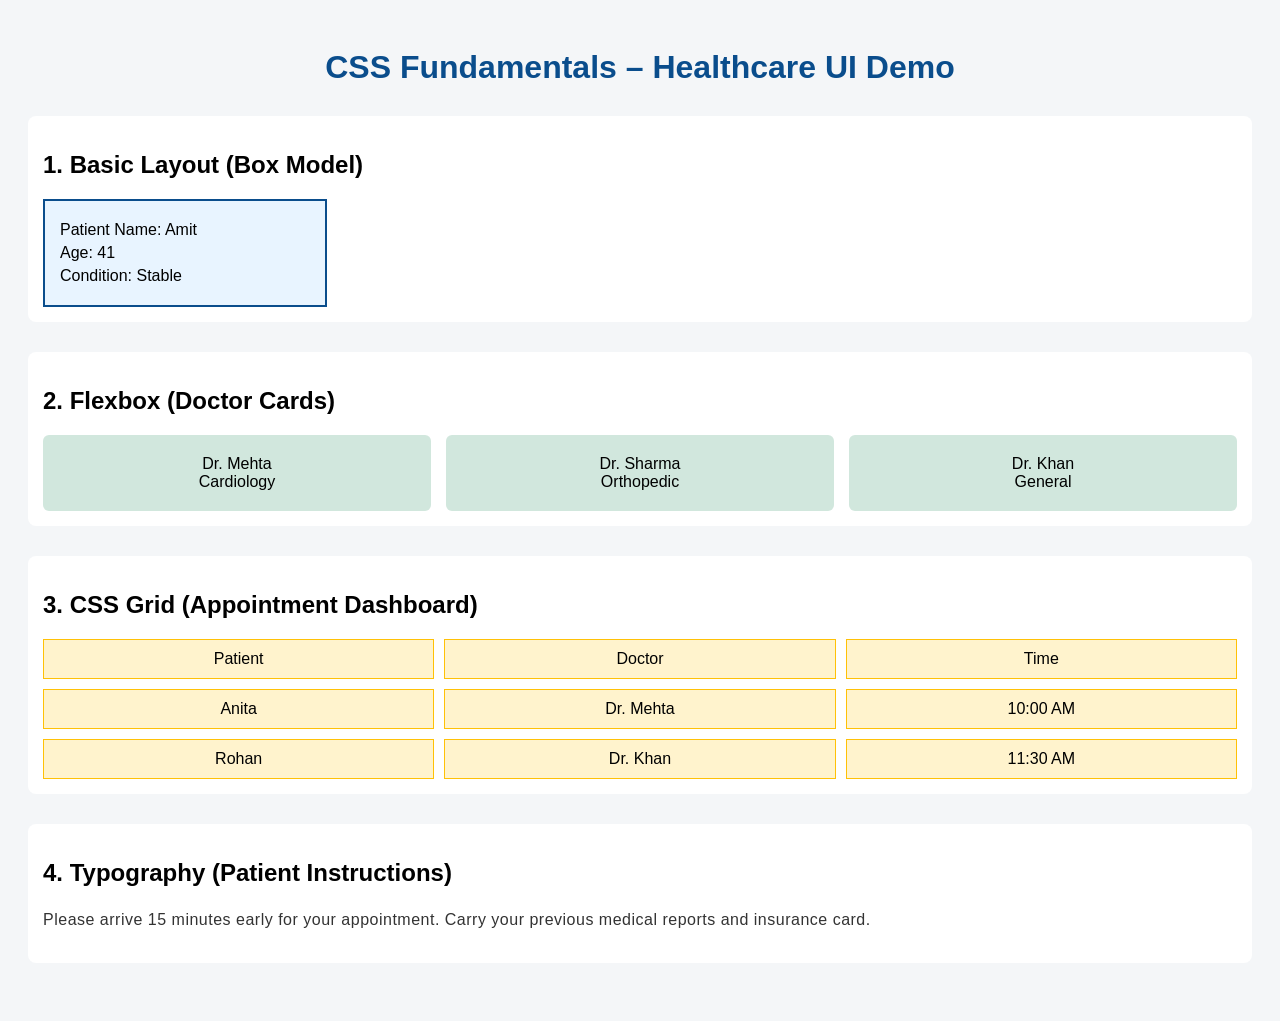
<file: Day07/Labs/RegistrationFoundation/RegistrationFoundation/wwwroot/index.html>
﻿<!DOCTYPE html>
<html lang="en">
<head>
    <meta charset="UTF-8">
    <title>CSS Fundamentals Demo - Healthcare</title>
    <link rel="stylesheet" href="styles.css">
</head>
<body>

    <h1 class="page-title">CSS Fundamentals – Healthcare UI Demo</h1>

    <!-- SECTION 1: BASIC LAYOUT -->
    <section class="box-layout">
        <h2>1. Basic Layout (Box Model)</h2>
        <div class="card">
            <p>Patient Name: Amit</p>
            <p>Age: 41</p>
            <p>Condition: Stable</p>
        </div>
    </section>

    <!-- SECTION 2: FLEXBOX -->
    <section class="flex-layout">
        <h2>2. Flexbox (Doctor Cards)</h2>
        <div class="flex-container">
            <div class="doctor-card">Dr. Mehta<br>Cardiology</div>
            <div class="doctor-card">Dr. Sharma<br>Orthopedic</div>
            <div class="doctor-card">Dr. Khan<br>General</div>
        </div>
    </section>

    <!-- SECTION 3: GRID -->
    <section class="grid-layout">
        <h2>3. CSS Grid (Appointment Dashboard)</h2>
        <div class="grid-container">
            <div class="grid-item">Patient</div>
            <div class="grid-item">Doctor</div>
            <div class="grid-item">Time</div>
            <div class="grid-item">Anita</div>
            <div class="grid-item">Dr. Mehta</div>
            <div class="grid-item">10:00 AM</div>
            <div class="grid-item">Rohan</div>
            <div class="grid-item">Dr. Khan</div>
            <div class="grid-item">11:30 AM</div>
        </div>
    </section>

    <!-- SECTION 4: TYPOGRAPHY -->
    <section class="typography">
        <h2>4. Typography (Patient Instructions)</h2>
        <p class="note">
            Please arrive 15 minutes early for your appointment.
            Carry your previous medical reports and insurance card.
        </p>
    </section>

</body>
</html>
</file>
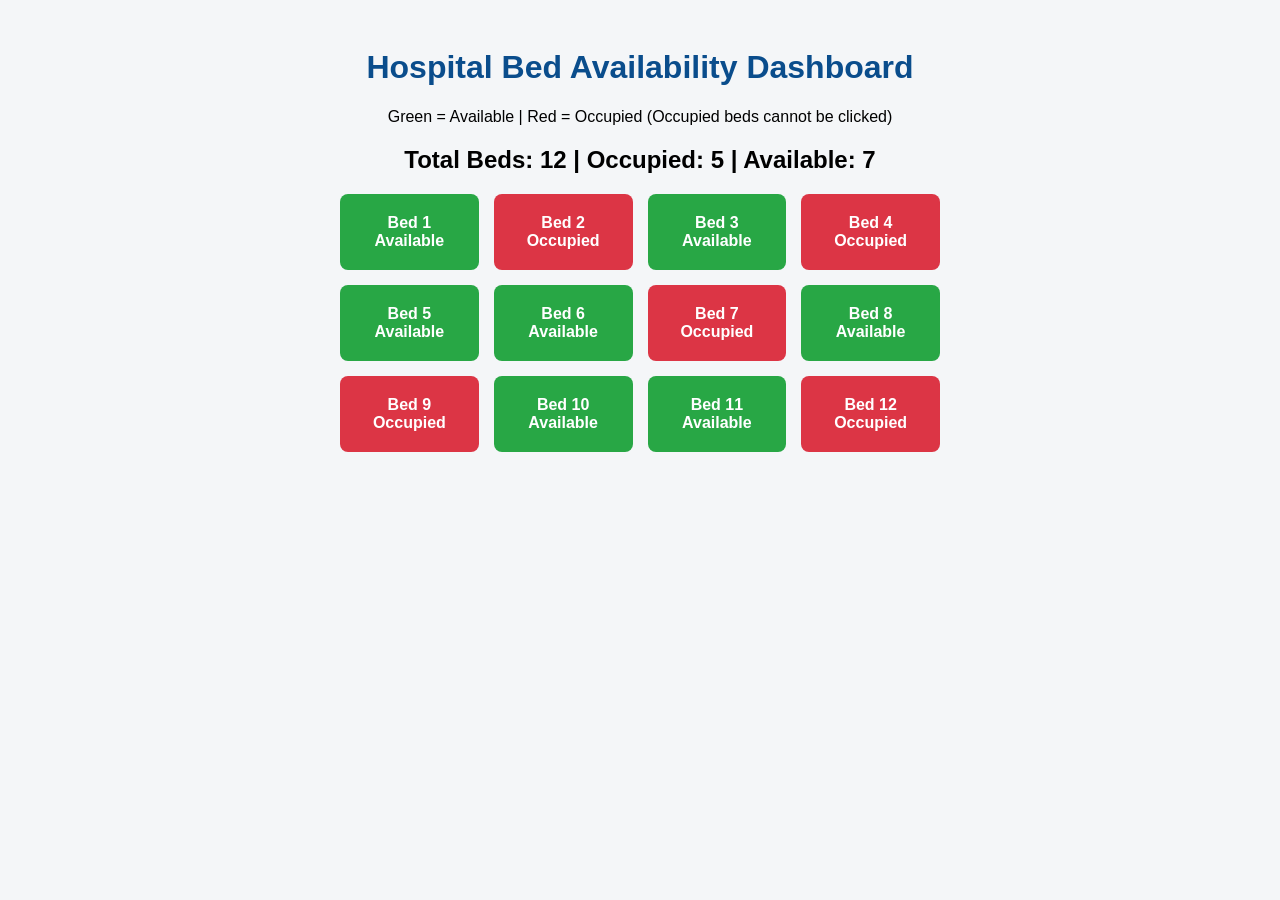
<file: Day07/Labs/RegistrationFoundation/RegistrationFoundation/wwwroot/bed-dashboard.html>
﻿<!DOCTYPE html>
<html lang="en">
<head>
    <meta charset="UTF-8">
    <meta name="viewport" content="width=device-width, initial-scale=1.0">
    <title>Hospital Bed Availability Dashboard</title>

    <!-- Link CSS -->
    <link rel="stylesheet" href="bed-dashboard.css">
</head>
<body>

    <!-- Page Title -->
    <h1>Hospital Bed Availability Dashboard</h1>

    <!-- Subtitle -->
    <p class="subtitle">
        Green = Available | Red = Occupied
        (Occupied beds cannot be clicked)
    </p>

    <!-- Bed Statistics -->
    <div class="stats-container">
        <h2 id="bedStats">
            Total Beds: 0 | Occupied: 0 | Available: 0
        </h2>
    </div>

    <!-- Bed Grid -->
    <div class="bed-container" id="bedContainer">
        <!-- Beds will be generated by JavaScript -->
    </div>

    <!-- JavaScript File -->
    <script src="bed-dashboard.js"></script>

</body>
</html>
</file>
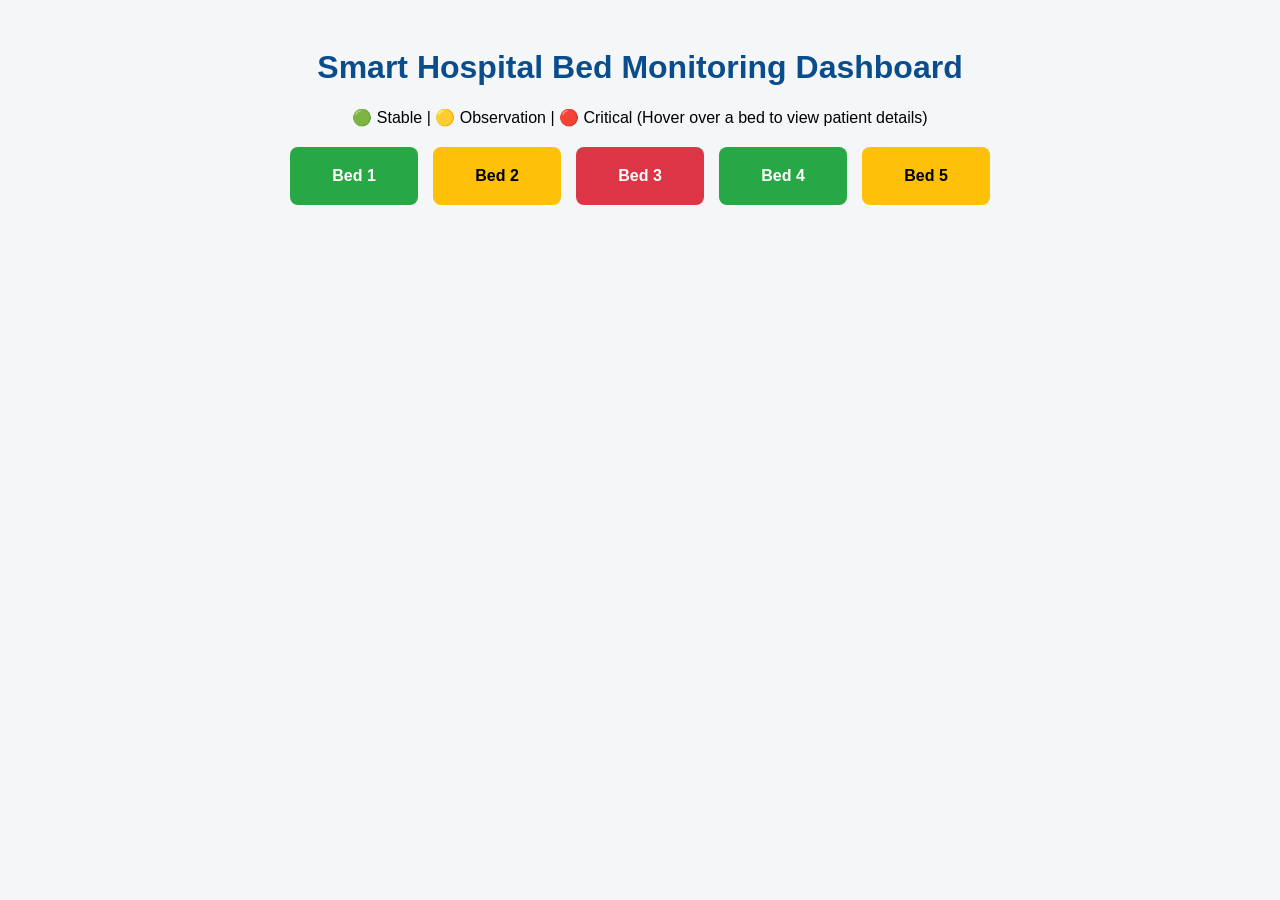
<file: Day07/Labs/RegistrationFoundation/RegistrationFoundation/wwwroot/bed-vitals.html>
﻿<!DOCTYPE html>
<html lang="en">
<head>
    <meta charset="UTF-8">
    <meta name="viewport" content="width=device-width, initial-scale=1.0">
    <title>Smart Hospital Bed Monitoring Dashboard</title>

    <!-- Link CSS -->
    <link rel="stylesheet" href="bed-vitals.css">
</head>
<body>

    <h1>Smart Hospital Bed Monitoring Dashboard</h1>

    <p class="subtitle">
        🟢 Stable | 🟡 Observation | 🔴 Critical
        (Hover over a bed to view patient details)
    </p>

    <!-- Bed grid -->
    <div class="bed-container" id="bedContainer">
        <!-- Beds generated by JavaScript -->
    </div>

    <!-- Link JavaScript -->
    <script src="bed-vitals.js"></script>

</body>
</html>
</file>
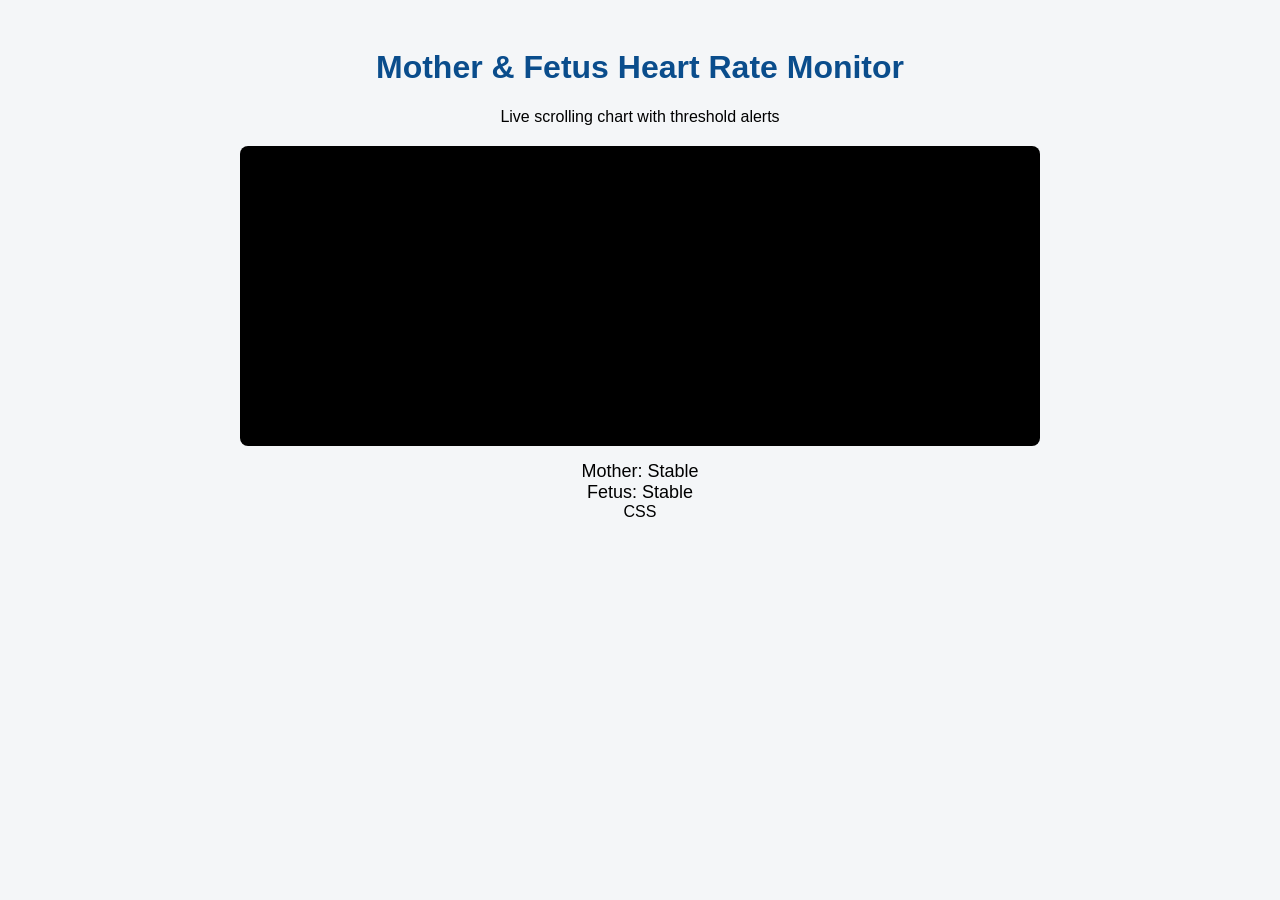
<file: Day07/Labs/RegistrationFoundation/RegistrationFoundation/wwwroot/fetal-chart.html>
﻿<!DOCTYPE html>
<html lang="en">
<head>
    <meta charset="UTF-8">
    <title>Mother & Fetus Heart Rate – Live Monitor</title>
    <link rel="stylesheet" href="fetal-chart.css">
</head>
<body>

    <h1>Mother & Fetus Heart Rate Monitor</h1>
    <p class="subtitle">
        Live scrolling chart with threshold alerts
    </p>

    <div class="dashboard">

        <!-- Chart -->
        <canvas id="heartChart" width="800" height="300"></canvas>

        <!-- Status Panel -->
        <div class="status-panel">
            <div id="motherStatus">Mother: Stable</div>
            <div id="fetusStatus">Fetus: Stable</div>
        </div>

    </div>

    <script src="fetal-chart.js"></script>
</body>
</html>



CSS
</file>
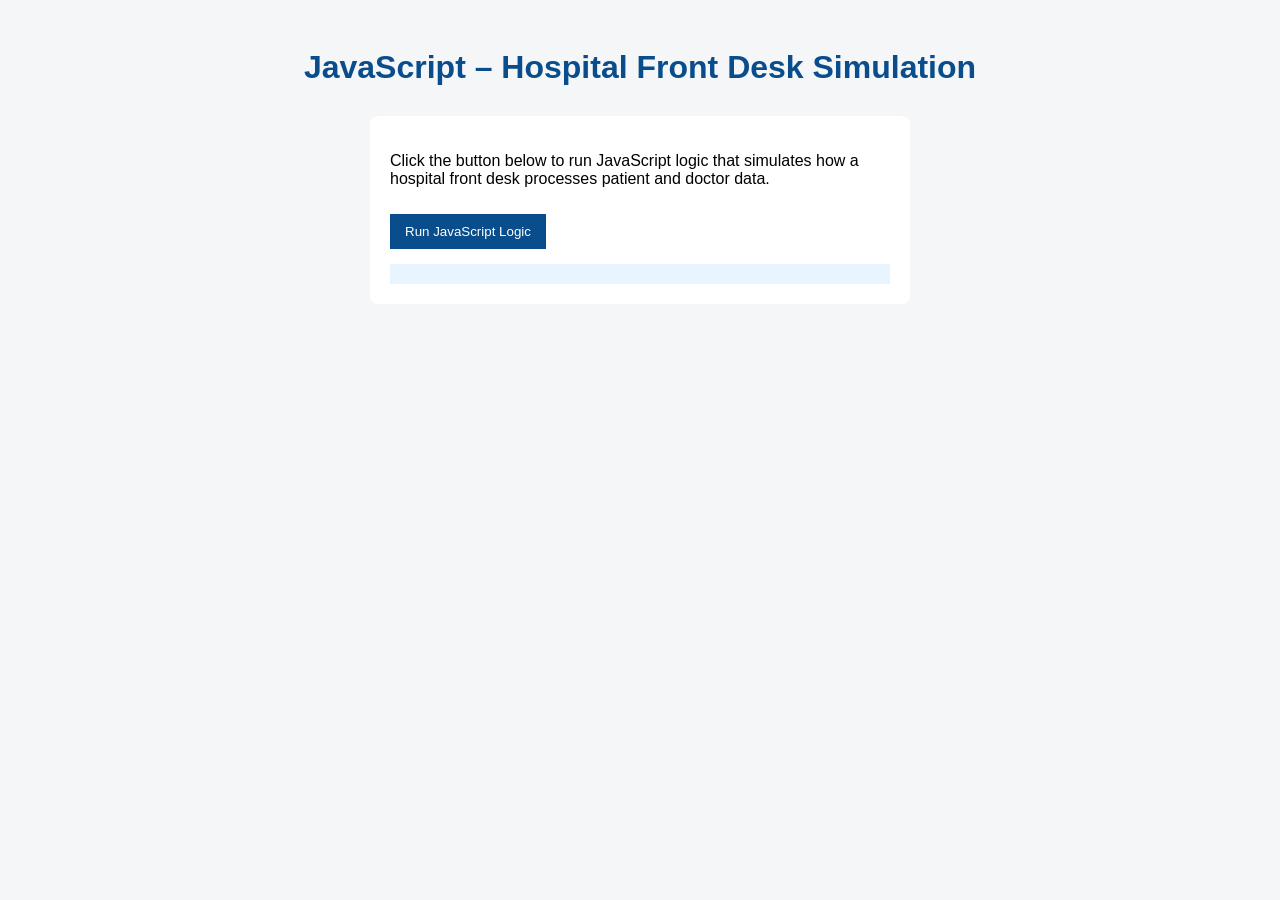
<file: Day07/Labs/RegistrationFoundation/RegistrationFoundation/wwwroot/js-essentials.html>
﻿<!DOCTYPE html>
<html lang="en">
<head>
    <meta charset="UTF-8">
    <title>JavaScript Essentials – Hospital Front Desk Simulation</title>

    <!-- Simple internal CSS for layout -->
    <style>
        body {
            font-family: Arial, sans-serif;
            background-color: #f4f6f8;
            padding: 20px;
        }

        h1 {
            color: #0a4d8c;
            text-align: center;
        }

        .card {
            background-color: white;
            padding: 20px;
            max-width: 500px;
            margin: 30px auto;
            border-radius: 8px;
        }

        button {
            padding: 10px 15px;
            background-color: #0a4d8c;
            color: white;
            border: none;
            cursor: pointer;
            margin-top: 10px;
        }

        #output {
            margin-top: 15px;
            background-color: #e8f4ff;
            padding: 10px;
        }
    </style>
</head>
<body>

    <h1>JavaScript – Hospital Front Desk Simulation</h1>

    <div class="card">
        <p>
            Click the button below to run JavaScript logic that simulates
            how a hospital front desk processes patient and doctor data.
        </p>

        <!-- Button triggers JavaScript function -->
        <button onclick="runDemo()">Run JavaScript Logic</button>

        <!-- Output will be generated dynamically -->
        <div id="output"></div>
    </div>

    <!-- Link external JavaScript file -->
    <script src="js-essentials.js"></script>

</body>
</html>
</file>
<file: Day07/Labs/RegistrationFoundation/RegistrationFoundation/wwwroot/styles.css>
﻿/* GENERAL PAGE STYLING */
body {
    font-family: Arial, sans-serif;
    background-color: #f4f6f8;
    padding: 20px;
}

/* MAIN PAGE TITLE */
.page-title {
    text-align: center;
    color: #0a4d8c;
    margin-bottom: 30px;
}

/* COMMON SECTION STYLE */
section {
    background-color: white;
    padding: 15px;
    margin-bottom: 30px;
    border-radius: 8px;
}

/* ------------------------------------------------ */
/* 1. BASIC LAYOUT – BOX MODEL */
/* ------------------------------------------------ */
.card {
    width: 250px;
    padding: 15px;
    border: 2px solid #0a4d8c;
    background-color: #e8f4ff;
}

    /* Shows margin, padding, border clearly */
    .card p {
        margin: 5px 0;
    }

/* ------------------------------------------------ */
/* 2. FLEXBOX – ONE DIRECTION LAYOUT */
/* ------------------------------------------------ */
.flex-container {
    display: flex; /* Enables flexbox */
    gap: 15px; /* Space between cards */
    justify-content: space-between;
}

.doctor-card {
    flex: 1; /* Equal width cards */
    background-color: #d1e7dd;
    padding: 20px;
    text-align: center;
    border-radius: 6px;
}

/* ------------------------------------------------ */
/* 3. GRID – TWO DIMENSION LAYOUT */
/* ------------------------------------------------ */
.grid-container {
    display: grid; /* Enables grid */
    grid-template-columns: repeat(3, 1fr); /* 3 equal columns */
    gap: 10px;
}

.grid-item {
    background-color: #fff3cd;
    padding: 10px;
    text-align: center;
    border: 1px solid #ffc107;
}

/* ------------------------------------------------ */
/* 4. TYPOGRAPHY – READABILITY */
/* ------------------------------------------------ */
.typography .note {
    font-size: 16px; /* Comfortable reading size */
    line-height: 1.6; /* Spacing between lines */
    letter-spacing: 0.5px; /* Improves clarity */
    color: #333;
}
</file>
<file: Day07/Labs/RegistrationFoundation/RegistrationFoundation/wwwroot/bed-dashboard.css>
﻿/* Page styling */
body {
    font-family: Arial, sans-serif;
    background-color: #f4f6f8;
    padding: 20px;
    text-align: center;
}

/* Title styling */
h1 {
    color: #0a4d8c;
}

.subtitle {
    margin-bottom: 20px;
}

/* Container uses CSS GRID */
.bed-container {
    display: grid;
    grid-template-columns: repeat(4, 1fr); /* 5 beds per row */
    gap: 15px;
    max-width: 600px;
    margin: auto;
}

/* Base bed style */
.bed {
    padding: 20px;
    border-radius: 8px;
    color: white;
    cursor: pointer;
    font-weight: bold;
}

/* Available bed */
.available {
    background-color: #28a745; /* Green */
}

/* Occupied bed */
.occupied {
    background-color: #dc3545; /* Red */
}
</file>
<file: Day07/Labs/RegistrationFoundation/RegistrationFoundation/wwwroot/bed-vitals.css>
﻿/* ===============================
   Page Styling
================================ */
body {
    font-family: Arial, sans-serif;
    background-color: #f4f6f8;
    padding: 20px;
    text-align: center;
}

h1 {
    color: #0a4d8c;
}

.subtitle {
    margin-bottom: 20px;
}

/* ===============================
   Bed Grid Layout (CSS Grid)
================================ */
.bed-container {
    display: grid;
    grid-template-columns: repeat(5, 1fr);
    gap: 15px;
    max-width: 700px;
    margin: auto;
}

/* ===============================
   Base Bed Style
================================ */
.bed {
    position: relative;
    padding: 20px;
    border-radius: 8px;
    color: white;
    font-weight: bold;
    cursor: pointer;
}

/* ===============================
   Bed States
================================ */
.stable {
    background-color: #28a745;
}

.observation {
    background-color: #ffc107;
    color: black;
}

/* CRITICAL BED (BLINKING) */
.critical {
    background-color: #dc3545;
    animation: blinkCritical 1s infinite;
}

    /* Pause blinking when hovering */
    .critical:hover {
        animation-play-state: paused;
    }

/* ===============================
   BLINK ANIMATION
================================ */
@keyframes blinkCritical {
    0% {
        opacity: 1;
    }

    50% {
        opacity: 0.3;
    }

    100% {
        opacity: 1;
    }
}

/* ===============================
   Tooltip Styling
================================ */
.tooltip {
    visibility: hidden;
    position: absolute;
    bottom: 110%;
    left: 50%;
    transform: translateX(-50%);
    background-color: #333;
    color: white;
    padding: 10px;
    border-radius: 6px;
    width: 220px;
    font-size: 13px;
    text-align: left;
    z-index: 9999;
}

    .tooltip::after {
        content: "";
        position: absolute;
        top: 100%;
        left: 50%;
        margin-left: -5px;
        border-width: 5px;
        border-style: solid;
        border-color: #333 transparent transparent transparent;
    }

/* Show tooltip on hover */
.bed:hover .tooltip {
    visibility: visible;
}
</file>
<file: Day07/Labs/RegistrationFoundation/RegistrationFoundation/wwwroot/fetal-chart.css>
﻿body {
    font-family: Arial, sans-serif;
    background-color: #f4f6f8;
    text-align: center;
    padding: 20px;
}

h1 {
    color: #0a4d8c;
}

.subtitle {
    margin-bottom: 20px;
}

.dashboard {
    display: flex;
    flex-direction: column;
    align-items: center;
}

/* Chart border */
canvas {
    background-color: black;
    border-radius: 8px;
}

/* Status panel */
.status-panel {
    margin-top: 15px;
    font-size: 18px;
}

/* Alert styles */
.warning {
    color: #ffc107;
}

.critical {
    color: #dc3545;
    animation: blink 1s infinite;
}

@keyframes blink {
    0% {
        opacity: 1;
    }

    50% {
        opacity: 0.3;
    }

    100% {
        opacity: 1;
    }
}
</file>
